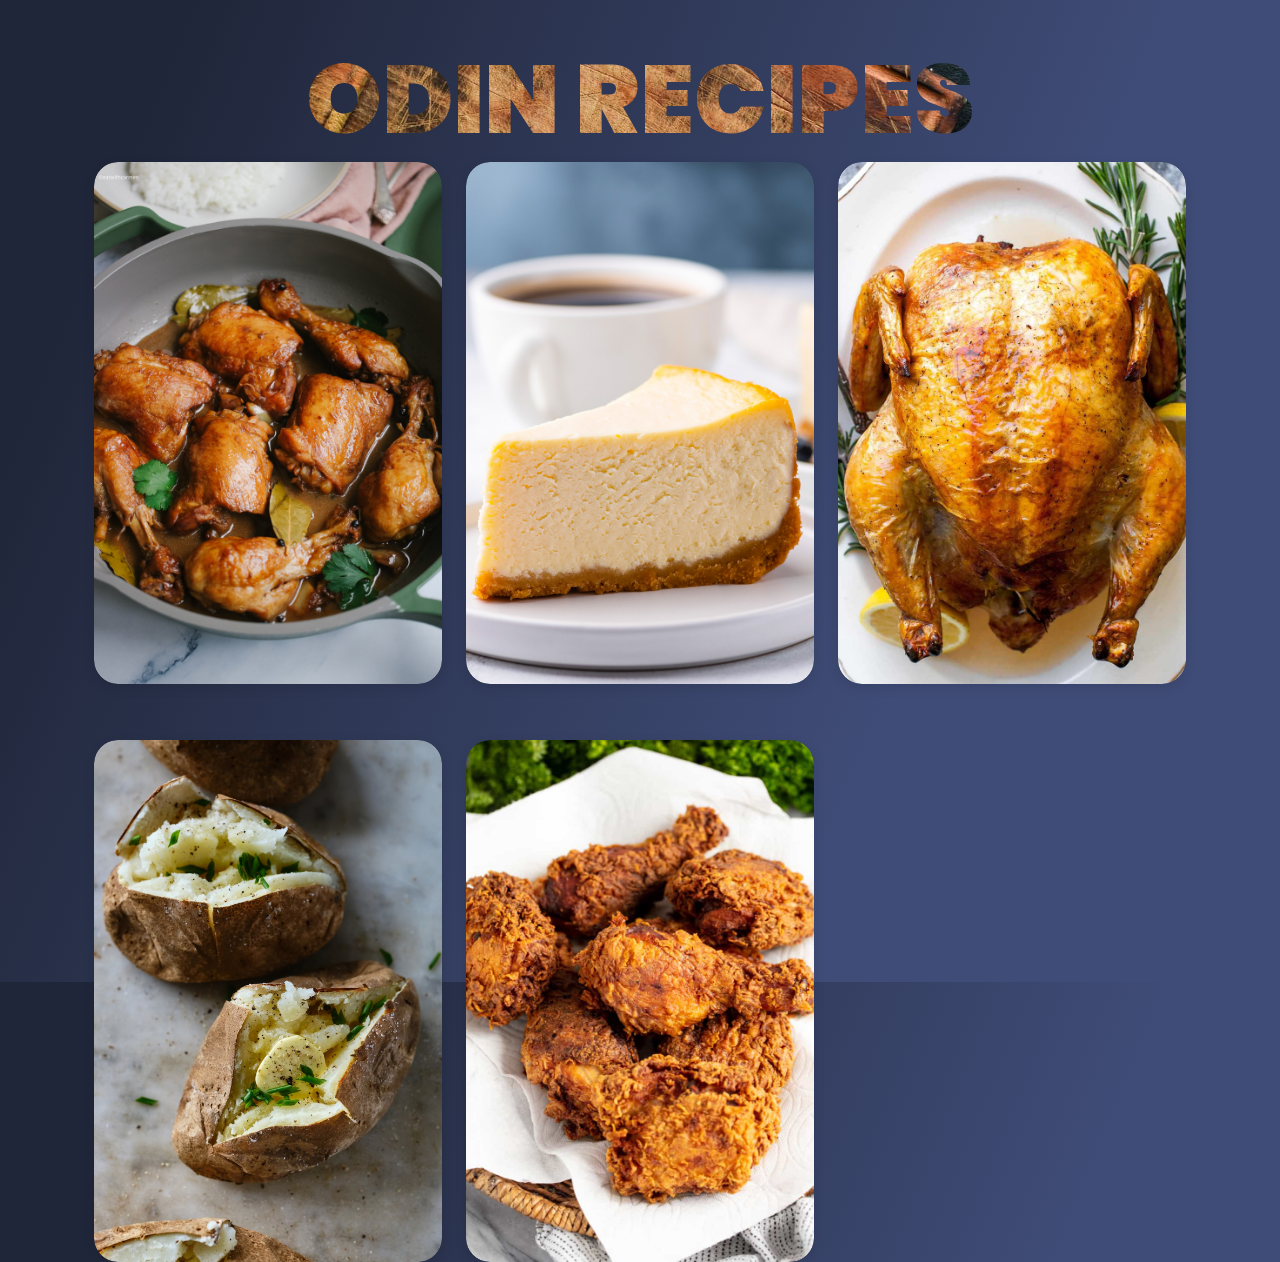
<file: index.html>
<!DOCTYPE html>
<html lang="en">
<head>
    <meta charset="UTF-8">
    <link rel="stylesheet" href="styles.css">
    <meta name="viewport" content="width=device-width, initial-scale=1.0">
    <title>Odin Recipe Book</title>
</head>
<body style="background: linear-gradient(112.1deg, rgb(32,38,57) 11.4%, rgb(63,76,119) 70.2%)">
    <div style="margin-bottom: 2rem;">
        <h1 class="h1bg">ODIN RECIPES</h1>
    </div>
    
    
    <div class="container">
        <div class="card__container">
            <article class="card__article">
                <img src="images/adobo.jpg" alt="adobo image" class="card__img">

                <div class="card__data">
                    <span class="card__description">Tasty chicken recipe with vinegar and a sweet tangy taste.</span>
                    <h2 class="card__title">Adobong Manok</h2>
                    <a href="./recipes/adobo.html" class="card__button">Read More</a>
                </div>
            </article>
            <article class="card__article">
                <img src="images/cheesecaketry.jpg" alt="cheesecake image" class="card__img">

                <div class="card__data">
                    <span class="card__description">A rich, creamy cheesecake with a dense texture.</span>
                    <h2 class="card__title">Cheesecake</h2>
                    <a href="./recipes/cheesecake.html" class="card__button">Read More</a>
                </div>
            </article>
            <article class="card__article">
                <img src="images/roastedchickencropped.jpg" alt="roasted chicken image" class="card__img">

                <div class="card__data">
                    <span class="card__description">Roasted chicken in the oven with a smokey finish.</span>
                    <h2 class="card__title">Roasted Chicken</h2>
                    <a href="./recipes/roastedchicken.html" class="card__button">Read More</a>
                </div>
            </article>
            <article class="card__article">
                <img src="images/spudcropped.jpg" alt="roasted chicken image" class="card__img">

                <div class="card__data">
                    <span class="card__description">Cheesy filled potatoes with salt and pepper</span>
                    <h2 class="card__title">Cheesy Potatoes</h2>
                    <a href="./recipes/spud.html" class="card__button">Read More</a>
                </div>
            </article>
            <article class="card__article">
                <img src="images/friedchicken.jpg" alt="fried chicken image" class="card__img">

                <div class="card__data">
                    <span class="card__description">Juicy, crispy, fried chicken made with love.</span>
                    <h2 class="card__title">Fried Chicken</h2>
                    <a href="./recipes/friedchicken.html" class="card__button">Read More</a>
                </div>
            </article>
        </div>
    </div>
    
    
    
</body>
</html>
</file>
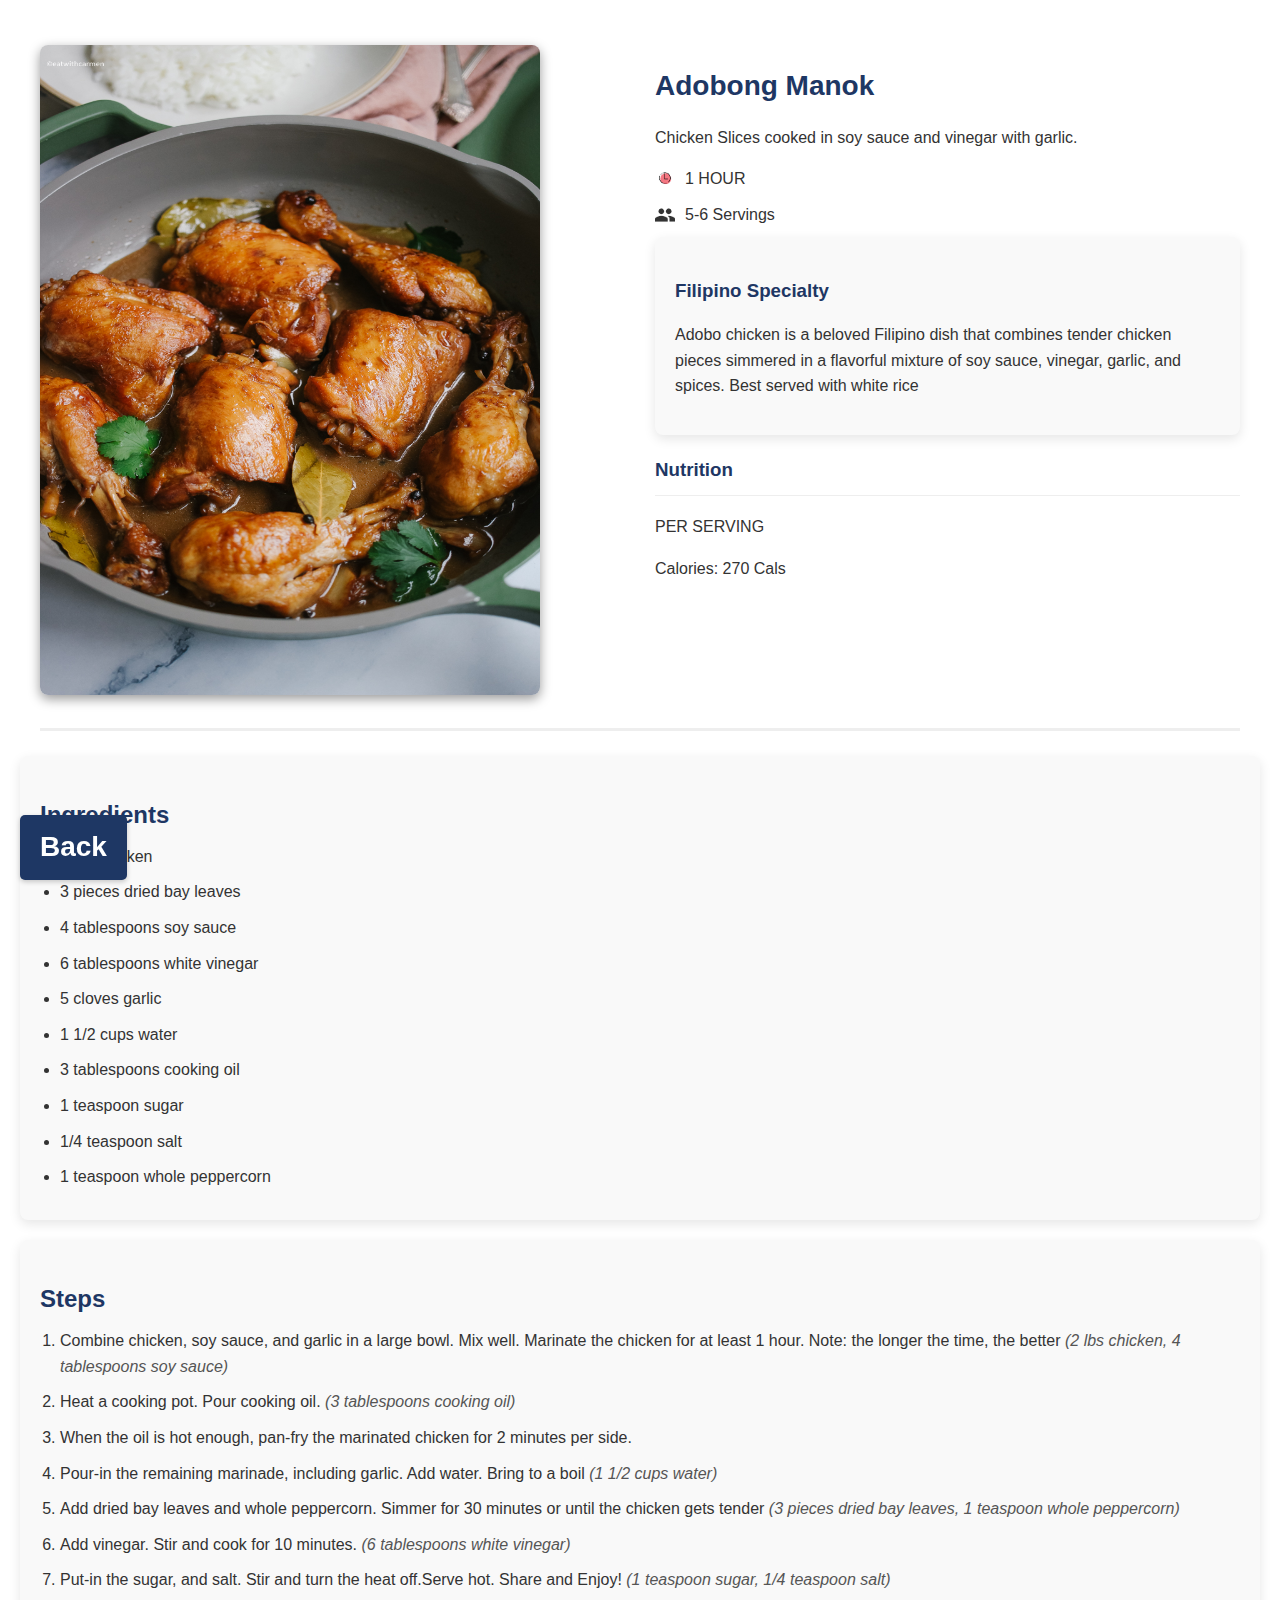
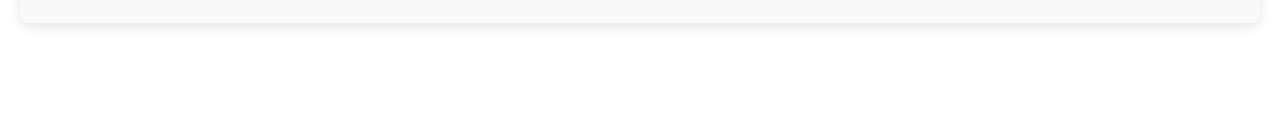
<file: recipes/adobo.html>
<!DOCTYPE html>
<html lang="en">
<head>
    <meta charset="UTF-8">
    <meta name="viewport" content="width=device-width, initial-scale=1.0">
    <link rel="stylesheet" href="../recipestyles.css">
    <title>Adobong Manok Recipe</title>
</head>
<body>
    <div class="container" style="    border-bottom: 3px solid #eee; margin-bottom: 25px; margin-top: 25px; padding-bottom: 25px;">
        <div class="recipe-image-container">
            <img src="../images/adobo.jpg" alt="A picture of an adobo chicken" height="650" width="400" class="recipe-image">
        </div>
        <div class="recipe-details">
            <h1>Adobong Manok <a href="../index.html" class="go-back-button">Back</a></h1>
            
            <p>Chicken Slices cooked in soy sauce and vinegar with garlic.</p>
            <div class="recipe-meta">
                <div class="image-span-container">
                    <img src="../images/clock.jpg" alt="clock icon" class="small-icon">
                    <span>1 HOUR</span>
                </div>
                <div class="image-span-container">
                    <img src="../images/people.png" alt="serving size icon" class="small-icon">
                    <span>5-6 Servings</span>
                </div>      
            </div>
            <div class="container-header">
                <h3>Filipino Specialty</h3>
                <p>Adobo chicken is a beloved Filipino dish that combines tender chicken pieces simmered in a flavorful mixture of soy sauce, vinegar, garlic, and spices. Best served with white rice</p>
            </div>
            <div class="nutrition">
                <h3>Nutrition</h3>
                <p>PER SERVING</p>
                <p>Calories: 270 Cals</p>
            </div>
        </div>
    </div>

    <div class="container-bottom">
    <div class="ingredient-header">
        <h2>Ingredients</h2>
        <ul>
            <li>2 lbs chicken</li>
            <li>3 pieces dried bay leaves</li>    
            <li>4 tablespoons soy sauce</li>    
            <li>6 tablespoons white vinegar</li>    
            <li>5 cloves garlic</li>    
            <li>1 1/2 cups water</li>    
            <li>3 tablespoons cooking oil</li>    
            <li>1 teaspoon sugar</li>    
            <li>1/4 teaspoon salt</li>    
            <li>1 teaspoon whole peppercorn</li>    
        </ul>
    </div>    
    <div class="ingredient-header">
        <h2>Steps</h2>
        <ol>
            <li>Combine chicken, soy sauce, and garlic in a large bowl. Mix well. Marinate the chicken for at least 1 hour. Note: the longer the time, the better
                <em>(2 lbs chicken, 4 tablespoons soy sauce)</em></li>
            <li>Heat a cooking pot. Pour cooking oil.
                <em>(3 tablespoons cooking oil)</em></li>
            <li>When the oil is hot enough, pan-fry the marinated chicken for 2 minutes per side.</li>
            <li>Pour-in the remaining marinade, including garlic. Add water. Bring to a boil
                <em>(1 1/2 cups water)</em></li>
            <li>Add dried bay leaves and whole peppercorn. Simmer for 30 minutes or until the chicken gets tender
                <em>(3 pieces dried bay leaves, 1 teaspoon whole peppercorn)</em></li>
            <li>Add vinegar. Stir and cook for 10 minutes.
                <em>(6 tablespoons white vinegar)</em></li>
            <li>Put-in the sugar, and salt. Stir and turn the heat off.Serve hot. Share and Enjoy!
                <em>(1 teaspoon sugar, 1/4 teaspoon salt)</em></li>
        </ol>
    </div>
    </div>
</body>
</html>
</file>
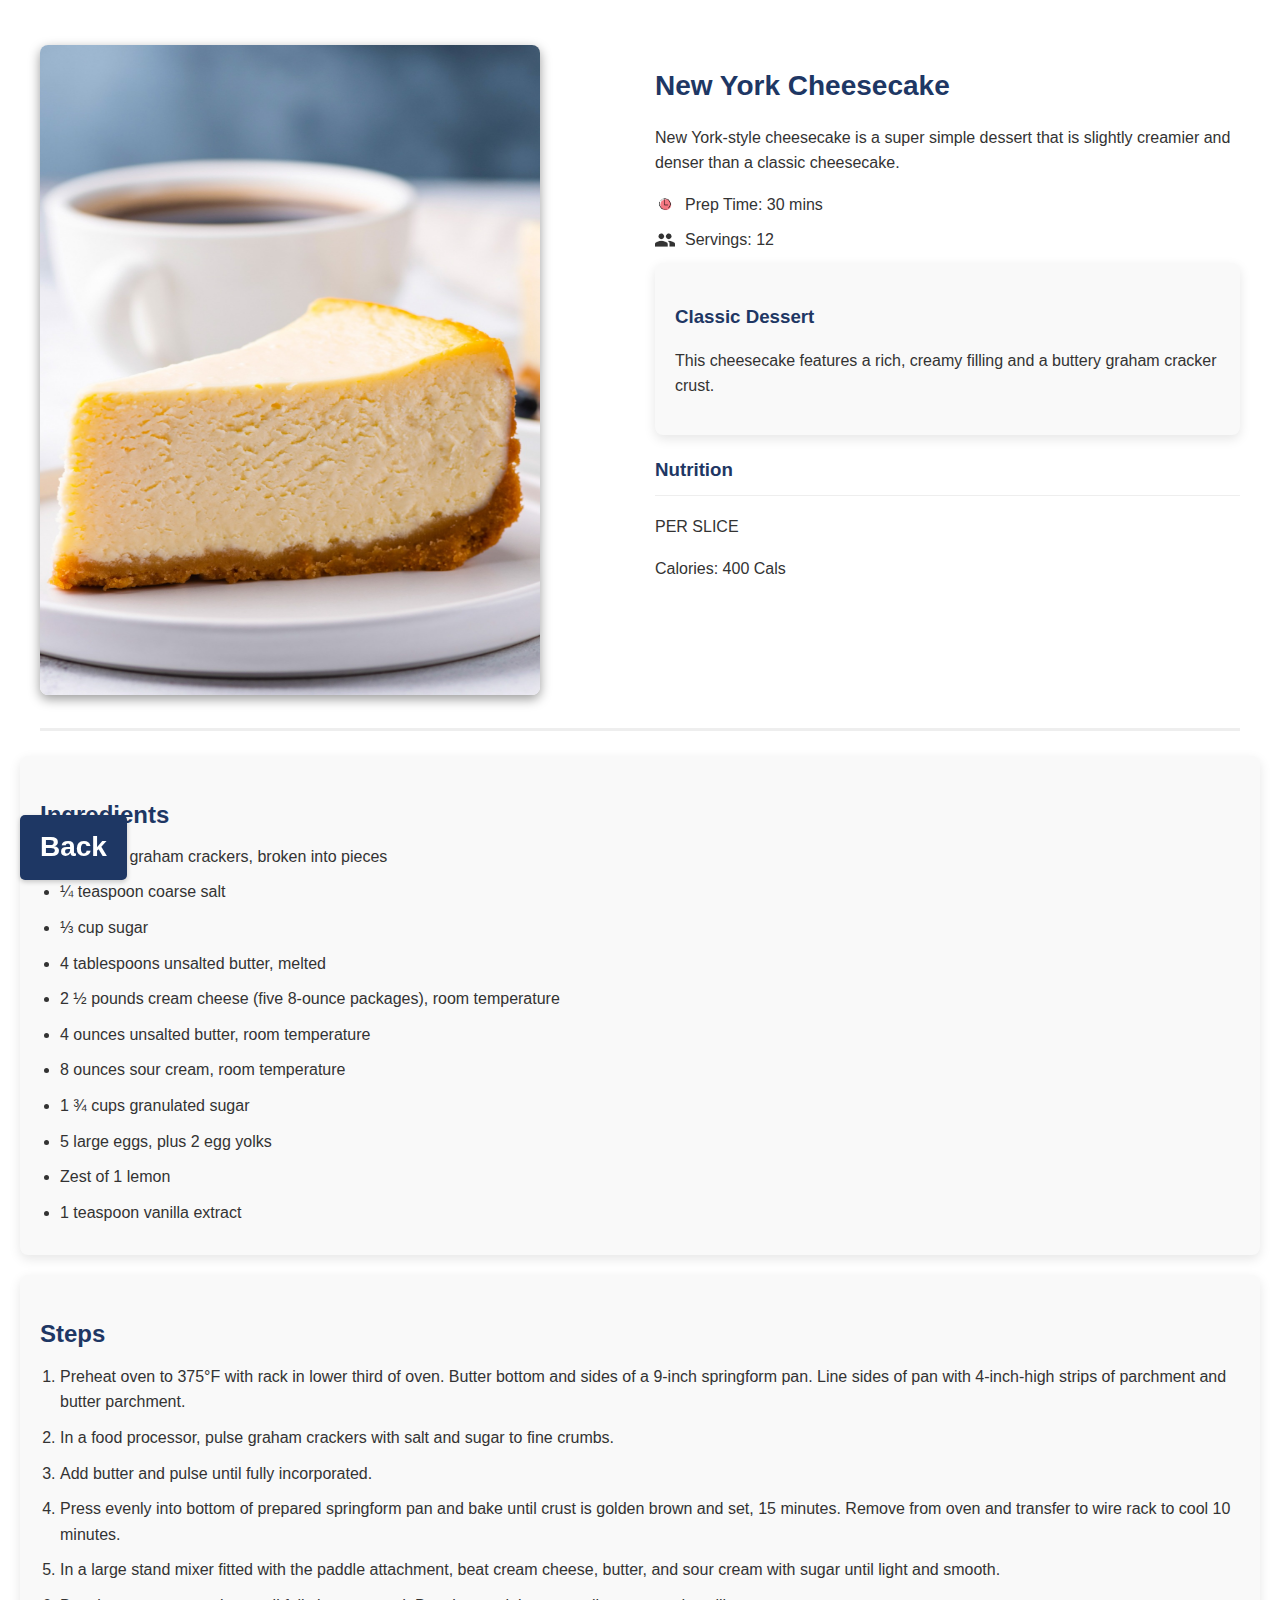
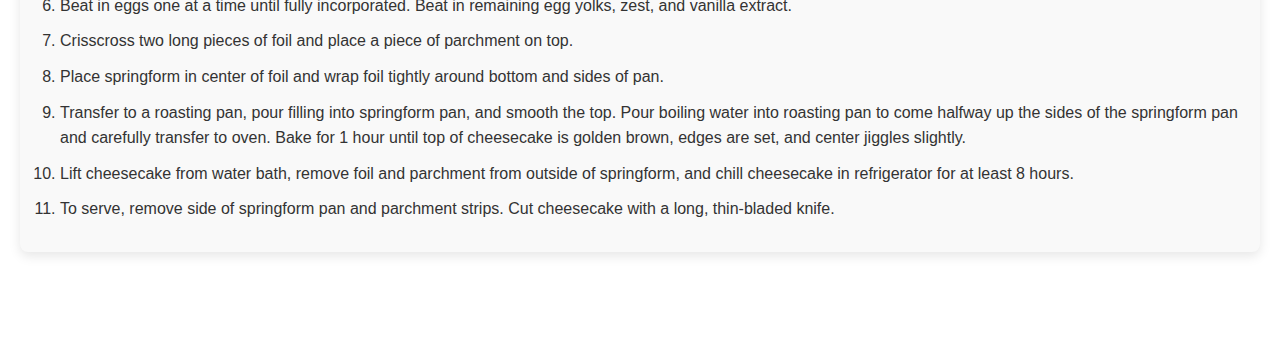
<file: recipes/cheesecake.html>
<!DOCTYPE html>
<html lang="en">
<head>
    <meta charset="UTF-8">
    <meta name="viewport" content="width=device-width, initial-scale=1.0">
    <link rel="stylesheet" href="../recipestyles.css">
    <title>New York Cheesecake Recipe</title>
</head>
<body>
    <div class="container" style="border-bottom: 3px solid #eee; margin-bottom: 25px; margin-top: 25px; padding-bottom: 25px;">
        <div class="recipe-image-container">
            <img src="../images/cheesecaketry.jpg" alt="An image of a New York style cheesecake" height="650" width="400" class="recipe-image">
        </div>
        <div class="recipe-details">
            <h1>New York Cheesecake <a href="../index.html" class="go-back-button">Back</a></h1>
            <p>New York-style cheesecake is a super simple dessert that is slightly creamier and denser than a classic cheesecake.</p>
            <div class="recipe-meta">
                <div class="image-span-container">
                    <img src="../images/clock.jpg" alt="clock icon" class="small-icon">
                    <span>Prep Time: 30 mins</span>
                </div>
                <div class="image-span-container">
                    <img src="../images/people.png" alt="serving size icon" class="small-icon">
                    <span>Servings: 12</span>
                </div>      
            </div>
            <div class="container-header">
                <h3>Classic Dessert</h3>
                <p>This cheesecake features a rich, creamy filling and a buttery graham cracker crust.</p>
            </div>
            <div class="nutrition">
                <h3>Nutrition</h3>
                <p>PER SLICE</p>
                <p>Calories: 400 Cals</p>
            </div>
        </div>
    </div>

    <div class="container-bottom">
        <div class="ingredient-header">
            <h2>Ingredients</h2>
            <ul>
                <li>4 ounces graham crackers, broken into pieces</li>
                <li>¼ teaspoon coarse salt</li>
                <li>⅓ cup sugar</li>
                <li>4 tablespoons unsalted butter, melted</li>
                <li>2 ½ pounds cream cheese (five 8-ounce packages), room temperature</li>
                <li>4 ounces unsalted butter, room temperature</li>
                <li>8 ounces sour cream, room temperature</li>
                <li>1 ¾ cups granulated sugar</li>
                <li>5 large eggs, plus 2 egg yolks</li>
                <li>Zest of 1 lemon</li>
                <li>1 teaspoon vanilla extract</li>
            </ul>
        </div>
        
        <div class="ingredient-header">
            <h2>Steps</h2>
            <ol>
                <li>Preheat oven to 375°F with rack in lower third of oven. Butter bottom and sides of a 9-inch springform pan. Line sides of pan with 4-inch-high strips of parchment and butter parchment.</li>
                <li>In a food processor, pulse graham crackers with salt and sugar to fine crumbs.</li>
                <li>Add butter and pulse until fully incorporated.</li>
                <li>Press evenly into bottom of prepared springform pan and bake until crust is golden brown and set, 15 minutes. Remove from oven and transfer to wire rack to cool 10 minutes.</li>
                <li>In a large stand mixer fitted with the paddle attachment, beat cream cheese, butter, and sour cream with sugar until light and smooth.</li>
                <li>Beat in eggs one at a time until fully incorporated. Beat in remaining egg yolks, zest, and vanilla extract.</li>
                <li>Crisscross two long pieces of foil and place a piece of parchment on top.</li>
                <li>Place springform in center of foil and wrap foil tightly around bottom and sides of pan.</li>
                <li>Transfer to a roasting pan, pour filling into springform pan, and smooth the top. Pour boiling water into roasting pan to come halfway up the sides of the springform pan and carefully transfer to oven. Bake for 1 hour until top of cheesecake is golden brown, edges are set, and center jiggles slightly.</li>
                <li>Lift cheesecake from water bath, remove foil and parchment from outside of springform, and chill cheesecake in refrigerator for at least 8 hours.</li>
                <li>To serve, remove side of springform pan and parchment strips. Cut cheesecake with a long, thin-bladed knife.</li>
            </ol>
        </div>
    </div>
</body>
</html>
</file>
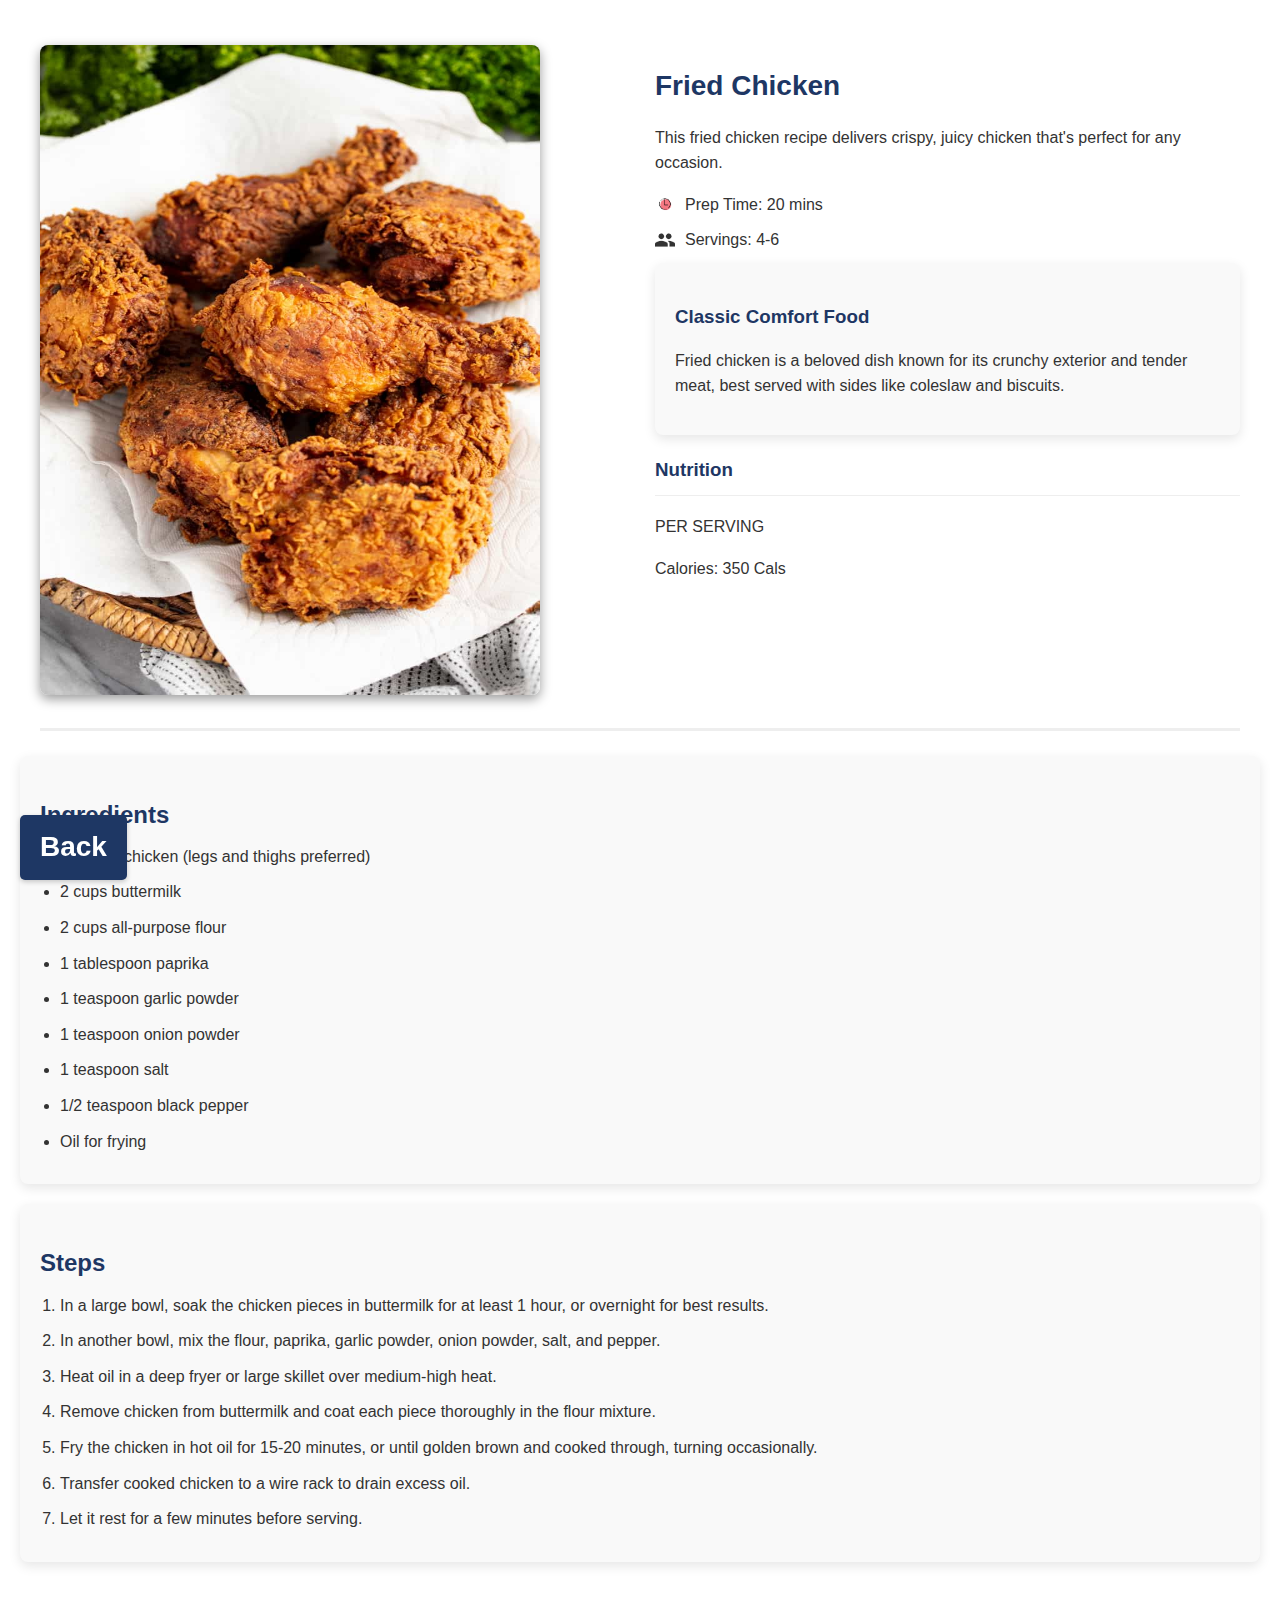
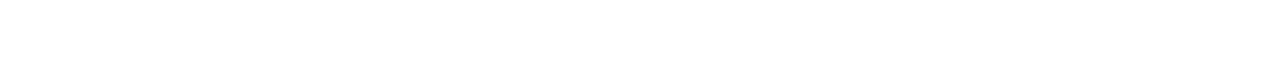
<file: recipes/friedchicken.html>
<!DOCTYPE html>
<html lang="en">
<head>
    <meta charset="UTF-8">
    <meta name="viewport" content="width=device-width, initial-scale=1.0">
    <link rel="stylesheet" href="../recipestyles.css">
    <title>Fried Chicken Recipe</title>
</head>
<body>
    <div class="container" style="border-bottom: 3px solid #eee; margin-bottom: 25px; margin-top: 25px; padding-bottom: 25px;">
        <div class="recipe-image-container">
            <img src="../images/friedchicken.jpg" alt="An image of fried chicken" height="650" width="400" class="recipe-image">
        </div>
        <div class="recipe-details">
            <h1>Fried Chicken <a href="../index.html" class="go-back-button">Back</a></h1>
            <p>This fried chicken recipe delivers crispy, juicy chicken that's perfect for any occasion.</p>
            <div class="recipe-meta">
                <div class="image-span-container">
                    <img src="../images/clock.jpg" alt="clock icon" class="small-icon">
                    <span>Prep Time: 20 mins</span>
                </div>
                <div class="image-span-container">
                    <img src="../images/people.png" alt="serving size icon" class="small-icon">
                    <span>Servings: 4-6</span>
                </div>      
            </div>
            <div class="container-header">
                <h3>Classic Comfort Food</h3>
                <p>Fried chicken is a beloved dish known for its crunchy exterior and tender meat, best served with sides like coleslaw and biscuits.</p>
            </div>
            <div class="nutrition">
                <h3>Nutrition</h3>
                <p>PER SERVING</p>
                <p>Calories: 350 Cals</p>
            </div>
        </div>
    </div>

    <div class="container-bottom">
        <div class="ingredient-header">
            <h2>Ingredients</h2>
            <ul>
                <li>4 pieces chicken (legs and thighs preferred)</li>
                <li>2 cups buttermilk</li>
                <li>2 cups all-purpose flour</li>
                <li>1 tablespoon paprika</li>
                <li>1 teaspoon garlic powder</li>
                <li>1 teaspoon onion powder</li>
                <li>1 teaspoon salt</li>
                <li>1/2 teaspoon black pepper</li>
                <li>Oil for frying</li>
            </ul>
        </div>
        
        <div class="ingredient-header">
            <h2>Steps</h2>
            <ol>
                <li>In a large bowl, soak the chicken pieces in buttermilk for at least 1 hour, or overnight for best results.</li>
                <li>In another bowl, mix the flour, paprika, garlic powder, onion powder, salt, and pepper.</li>
                <li>Heat oil in a deep fryer or large skillet over medium-high heat.</li>
                <li>Remove chicken from buttermilk and coat each piece thoroughly in the flour mixture.</li>
                <li>Fry the chicken in hot oil for 15-20 minutes, or until golden brown and cooked through, turning occasionally.</li>
                <li>Transfer cooked chicken to a wire rack to drain excess oil.</li>
                <li>Let it rest for a few minutes before serving.</li>
            </ol>
        </div>
    </div>
</body>
</html>
</file>
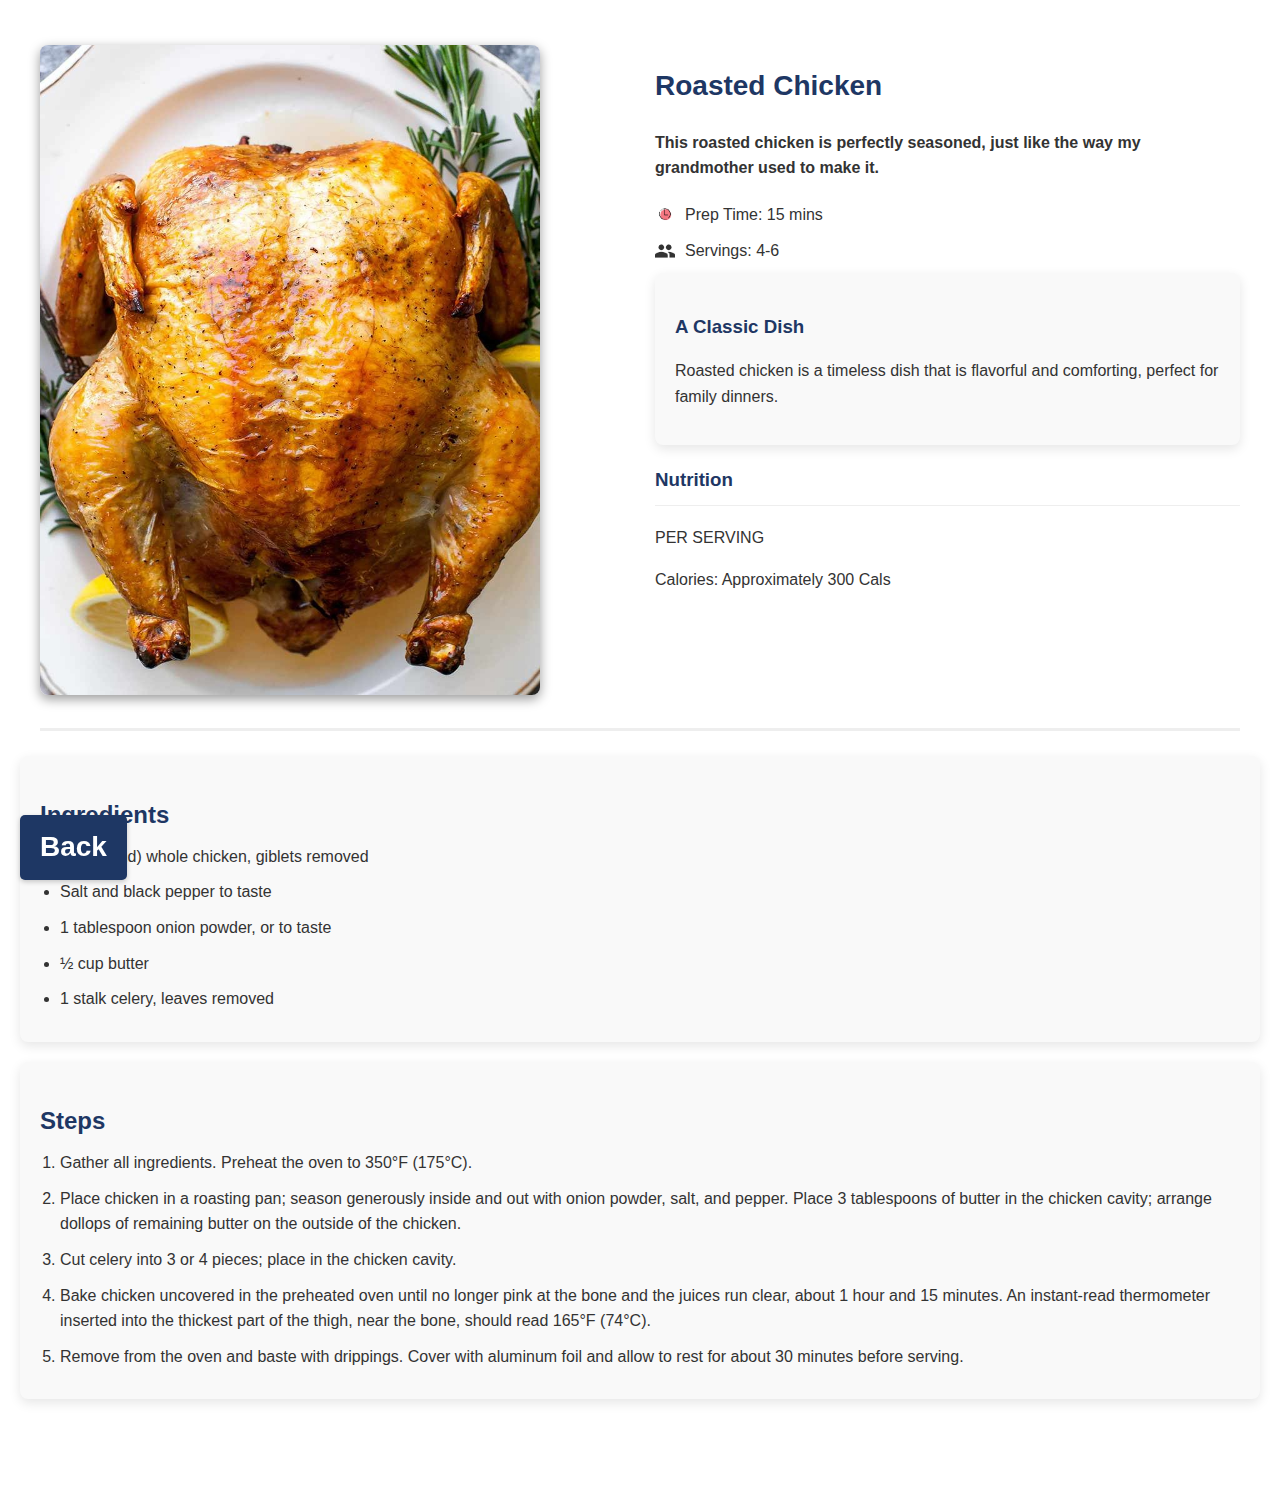
<file: recipes/roastedchicken.html>
<!DOCTYPE html>
<html lang="en">
<head>
    <meta charset="UTF-8">
    <meta name="viewport" content="width=device-width, initial-scale=1.0">
    <link rel="stylesheet" href="../recipestyles.css">
    <title>Roasted Chicken Recipe</title>
</head>
<body>
    <div class="container" style="border-bottom: 3px solid #eee; margin-bottom: 25px; margin-top: 25px; padding-bottom: 25px;">
        <div class="recipe-image-container">
            <img src="../images/roastedchickencropped.jpg" alt="A picture of a roasted chicken" height="650" width="400" class="recipe-image">
        </div>
        <div class="recipe-details">
            <h1>Roasted Chicken <a href="../index.html" class="go-back-button">Back</a></h1>
            <h4>This roasted chicken is perfectly seasoned, just like the way my grandmother used to make it.</h4>
            <div class="recipe-meta">
                <div class="image-span-container">
                    <img src="../images/clock.jpg" alt="clock icon" class="small-icon">
                    <span>Prep Time: 15 mins</span>
                </div>
                <div class="image-span-container">
                    <img src="../images/people.png" alt="serving size icon" class="small-icon">
                    <span>Servings: 4-6</span>
                </div>      
            </div>
            <div class="container-header">
                <h3>A Classic Dish</h3>
                <p>Roasted chicken is a timeless dish that is flavorful and comforting, perfect for family dinners.</p>
            </div>
            <div class="nutrition">
                <h3>Nutrition</h3>
                <p>PER SERVING</p>
                <p>Calories: Approximately 300 Cals</p>
            </div>
        </div>
    </div>

    <div class="container-bottom">
        <div class="ingredient-header">
            <h2>Ingredients</h2>
            <ul>
                <li>1 (3 pound) whole chicken, giblets removed</li>
                <li>Salt and black pepper to taste</li>
                <li>1 tablespoon onion powder, or to taste</li>
                <li>½ cup butter</li>
                <li>1 stalk celery, leaves removed</li>
            </ul>
        </div>

        <div class="ingredient-header">
            <h2>Steps</h2>
            <ol>
                <li>Gather all ingredients. Preheat the oven to 350°F (175°C).</li>
                <li>Place chicken in a roasting pan; season generously inside and out with onion powder, salt, and pepper. Place 3 tablespoons of butter in the chicken cavity; arrange dollops of remaining butter on the outside of the chicken.</li>
                <li>Cut celery into 3 or 4 pieces; place in the chicken cavity.</li>
                <li>Bake chicken uncovered in the preheated oven until no longer pink at the bone and the juices run clear, about 1 hour and 15 minutes. An instant-read thermometer inserted into the thickest part of the thigh, near the bone, should read 165°F (74°C).</li>
                <li>Remove from the oven and baste with drippings. Cover with aluminum foil and allow to rest for about 30 minutes before serving.</li>
            </ol>
        </div>
    </div>
</body>
</html>
</file>
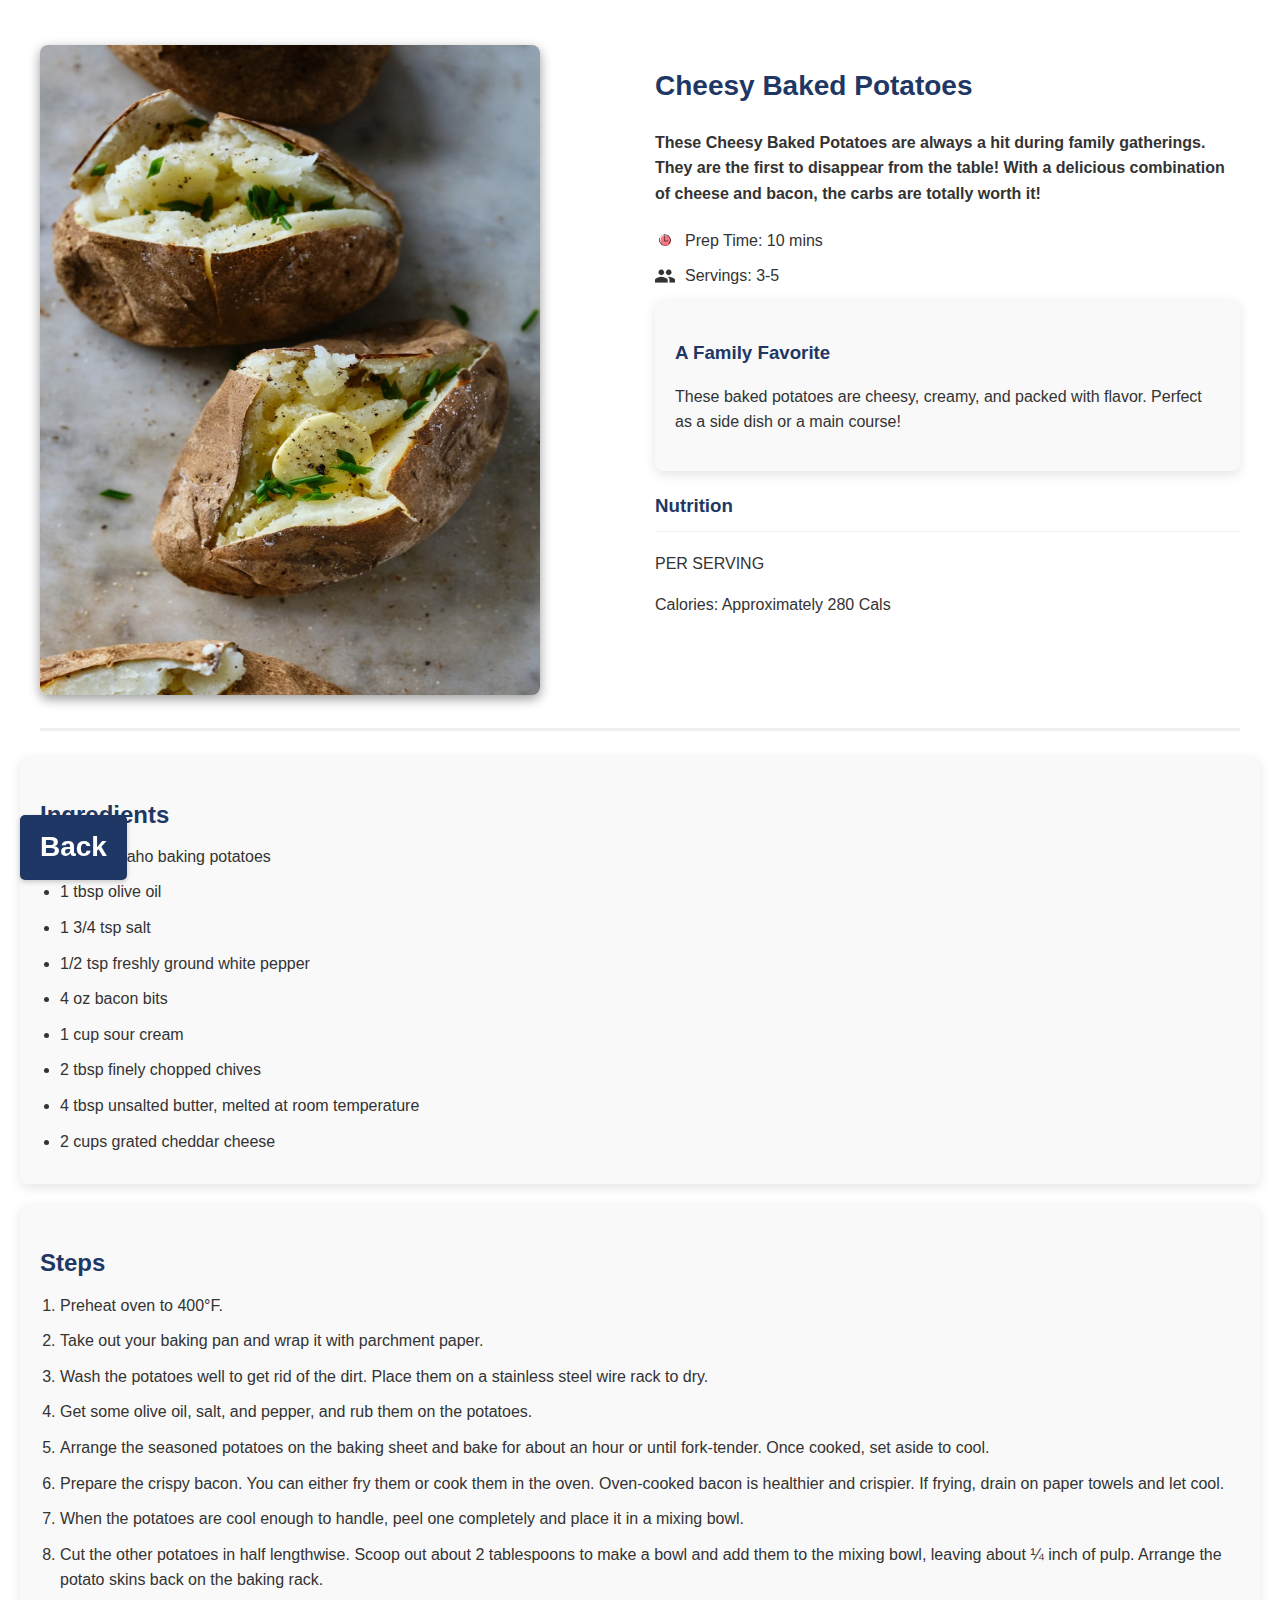
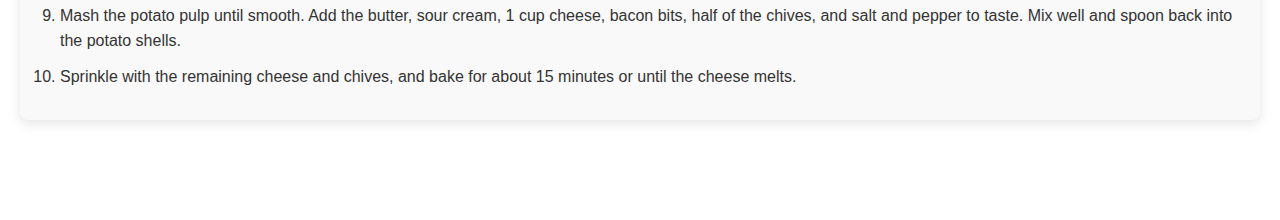
<file: recipes/spud.html>
<!DOCTYPE html>
<html lang="en">
<head>
    <meta charset="UTF-8">
    <meta name="viewport" content="width=device-width, initial-scale=1.0">
    <link rel="stylesheet" href="../recipestyles.css">
    <title>Cheesy Baked Potatoes Recipe</title>
</head>
<body>
    <div class="container" style="border-bottom: 3px solid #eee; margin-bottom: 25px; margin-top: 25px; padding-bottom: 25px;">
        <div class="recipe-image-container">
            <img src="../images/spudcropped.jpg" alt="An image of a cheesy baked potato" width="500" height="400" class="recipe-image">
        </div>
        <div class="recipe-details">
            <h1>Cheesy Baked Potatoes <a href="../index.html" class="go-back-button">Back</a></h1>
            <h4>These Cheesy Baked Potatoes are always a hit during family gatherings. They are the first to disappear from the table! With a delicious combination of cheese and bacon, the carbs are totally worth it!</h4>
            <div class="recipe-meta">
                <div class="image-span-container">
                    <img src="../images/clock.jpg" alt="clock icon" class="small-icon">
                    <span>Prep Time: 10 mins</span>
                </div>
                <div class="image-span-container">
                    <img src="../images/people.png" alt="serving size icon" class="small-icon">
                    <span>Servings: 3-5</span>
                </div>      
            </div>
            <div class="container-header">
                <h3>A Family Favorite</h3>
                <p>These baked potatoes are cheesy, creamy, and packed with flavor. Perfect as a side dish or a main course!</p>
            </div>
            <div class="nutrition">
                <h3>Nutrition</h3>
                <p>PER SERVING</p>
                <p>Calories: Approximately 280 Cals</p>
            </div>
        </div>
    </div>

    <div class="container-bottom">
        <div class="ingredient-header">
            <h2>Ingredients</h2>
            <ul>
                <li>5 large Idaho baking potatoes</li>
                <li>1 tbsp olive oil</li>
                <li>1 3/4 tsp salt</li>
                <li>1/2 tsp freshly ground white pepper</li>
                <li>4 oz bacon bits</li>
                <li>1 cup sour cream</li>
                <li>2 tbsp finely chopped chives</li>
                <li>4 tbsp unsalted butter, melted at room temperature</li>
                <li>2 cups grated cheddar cheese</li>
            </ul>
        </div>

        <div class="ingredient-header">
            <h2>Steps</h2>
            <ol>
                <li>Preheat oven to 400°F.</li>
                <li>Take out your baking pan and wrap it with parchment paper.</li>
                <li>Wash the potatoes well to get rid of the dirt. Place them on a stainless steel wire rack to dry.</li>
                <li>Get some olive oil, salt, and pepper, and rub them on the potatoes.</li>
                <li>Arrange the seasoned potatoes on the baking sheet and bake for about an hour or until fork-tender. Once cooked, set aside to cool.</li>
                <li>Prepare the crispy bacon. You can either fry them or cook them in the oven. Oven-cooked bacon is healthier and crispier. If frying, drain on paper towels and let cool.</li>
                <li>When the potatoes are cool enough to handle, peel one completely and place it in a mixing bowl.</li>
                <li>Cut the other potatoes in half lengthwise. Scoop out about 2 tablespoons to make a bowl and add them to the mixing bowl, leaving about ¼ inch of pulp. Arrange the potato skins back on the baking rack.</li>
                <li>Mash the potato pulp until smooth. Add the butter, sour cream, 1 cup cheese, bacon bits, half of the chives, and salt and pepper to taste. Mix well and spoon back into the potato shells.</li>
                <li>Sprinkle with the remaining cheese and chives, and bake for about 15 minutes or until the cheese melts.</li>
            </ol>
        </div>
    </div>
</body>
</html>
</file>
<file: styles.css>
@import url("https://fonts.googleapis.com/css2?family=Poppins:wght@400;500&display=swap");

:root {
    --first-color: hsl(82, 60%, 28%);
    --title-color: hsl(0, 0%, 15%);
    --text-color: hsl(0, 0%, 35%);
    --body-color: hsl(0, 0%, 95%);
    --container-color: hsl(0, 0%, 100%);
  
    --body-font: "Poppins", sans-serif;
    --h2-font-size: 1.25rem;
    --small-font-size: .813rem;
  }

@media screen and (min-width: 1120px){
    :root {
        --h2-font-size: 1.5rem;
        --small-font-size: .875rem;
    }
}

*{
    box-sizing: border-box;
    padding: 0;
    margin: 0;
}


.h1bg {
    display: block;
    width: 100%;
    height: 200px; /* Set height as needed */
    font-size: 6rem; /* Adjust font size as needed */
    font-weight: 900; /* Make it bold if desired */
    background-image: url('./images/foodtable.jpg');
    background-size: cover;
    background-position: center;
    -webkit-background-clip: text; /* For WebKit browsers */
    background-clip: text;
    color: transparent; /* Make the text color transparent */
    text-align: center; /* Center the text */
    line-height: 200px; /* Center text vertically */
}


body{
    font-family: var(--body-font);
    background-color: var(--body-color);
    color: var(--text-color);
}
img{
    display: block;
    max-width: 100%;
    height: auto;
}

.container{
    display: grid;
    place-items: center;
    margin-inline: 1.5rem;
    margin-top: -150px;
    padding-block: 5rem;
}

.card__container {
    display: grid;
    grid-template-columns: repeat(auto-fill, minmax(200px, 1fr)); /* Change 200px to your desired minimum width */
    gap: 1.5rem; /* Space between items */
    row-gap: 3.5rem; /* Space between rows */
}

.card__article {
    position: relative;
    overflow: hidden;
    box-shadow: 0 4px 12px hsla(0, 0%, 0%, 0.1);
    border-radius: 1.5rem; /* Optional, for smooth corners */
    transition: box-shadow 0.3s ease, transform 0.3s ease; /* Smooth shadow and scale transition */


}

.card__img{
    width: 328px;
    border-radius: 1.5rem;
}

.card__data{
    width: 280px;
    background-color: var(--container-color);
    padding: 1.5rem 2rem;
    box-shadow: 0 8px 24px hsla(0, 0%, 0%, .15);
    border-radius: 1rem;
    position: absolute;
    bottom: -9rem;
    left: 0;
    right: 0;
    margin-inline: auto;
    opacity: 0;
    transition: opacity 1s 1s;
}

.card__description{
    display: block;
    font-size: var(--small-font-size);
    margin-bottom: .25rem;
}

.card__title{
    font-size: var(--h2-font-size);
    font-weight: 500;
    color: var(--title-color);
    margin-bottom: .75rem;
}

.card__button{
    text-decoration: none;
    font-size: var(--small-font-size);
    font-weight: 500;
    color: var(--first-color);
}

.card__button:hover{
    text-decoration: underline;;
}

.card__article:hover .card__data{
    box-shadow: 0 8px 24px hsla(0, 0%, 0%, 0.15);
    animation: show-data 1s forwards;
    opacity: 1;
    transition: opacity .3s;
}

.card__article:hover {
    animation: remove-overflow 2s forwards;
    box-shadow: 0 12px 24px hsla(0, 0%, 0%, 0.2); /* More pronounced shadow on hover */
    transform: translateY(-10px) scale(1.05); /* Slightly lift and enlarge the card */
}


.card__article:not(:hover){
    animation: show-overflow 2s forwards;
}

.card__article:not(:hover) .card__data{
    animation: remove-data 1s forwards;
}



@keyframes show-data{
    50%{
        transform: translateY(-10rem);
    }
    100%{
        transform: translateY(-7rem);
    }
}

@keyframes remove-overflow{
    to{
        overflow: initial;
    }
}

@keyframes remove-data{
    0%{
        transform: translateY(-7rem);
    }

    50%{
        transform: translateY(-10rem);
    }

    100%{
        transform: translateY(.5rem);
    }
}

@keyframes show-overflow{
    0%{
        overflow: initial;
        pointer-events: none;
    }
    50%{
        overflow: hidden;
    }

}


@media screen and (max-width: 348px){
    .container{
        margin-inline: 1rem;
    }

    .card__data{
        width: 250px;
        padding: 1rem;
    }
}

@media screen and (min-width: 768px){
    .card__container {
        grid-template-columns: repeat(2, 1fr);
        column-gap: 1.5rem;
    }
}

@media screen and (min-width: 1120px){
    .container{
        height: 100vh;
    }

    .card__container{
        grid-template-columns: repeat(3, 1fr);
    }
    .card__img{
        width: 348px;
    }
    .card__data{
        width: 316px;
        padding-inline: 2.5rem;
    }
}

@media screen and (min-width: 1920px){
    .container{
        height: 100vh;
    }

    .card__container{
        grid-template-columns: repeat(5, 1fr);
    }
    .card__img{
        width: 348px;
    }
    .card__data{
        width: 316px;
        padding-inline: 2.5rem;
    }
}
</file>
<file: recipestyles.css>
body {
    font-family: Arial, Helvetica, sans-serif;
    line-height: 1.6;
    color: #333;
    margin: 0;
    padding: 20px;   
    padding-bottom: 80px; 
}

.container {
    max-width: 1200px;
    margin: 0 auto;
    display: grid;
    grid-template-columns: 1fr 1fr;
    gap: 30px;
}

.small-icon {
    width: 20px;
    height: 20px;
    vertical-align: middle;
    margin-right: 10px;
}

span {
    display: block;
}

.recipe-image {
    width: 500px; /* Fixed width */
    height: 650px; /* Fixed height */
    border-radius: 8px;
    box-shadow: 0 4px 12px rgba(0, 0, 0, 0.4);
}


h1 {
    color: #1e3764;
    font-size: 28px;
    margin-bottom: 10px;
}

.image-span-container {
    display: flex;
    align-items: center;
    margin-bottom: 10px;
}

.recipe-meta {
    display: flex;
    flex-direction: column;
}

.container-header, .ingredient-header {
    background-color: #f9f9f9;
    padding: 20px;
    border-radius: 8px;
    margin-bottom: 20px;
    box-shadow: 0 4px 12px rgba(0, 0, 0, 0.1);
}
.ingredient-header{
    max-width: 1200px;
    margin-left: auto;
    margin-right: auto;
    
}


.container-header h3, .ingredient-header h2 {
    color: #1e3764;
    margin-bottom: 10px;
}

.nutrition h3 {
    color: #1e3764;
    border-bottom: 1px solid #eee;
    padding-bottom: 10px;
}

ul, ol {
    padding-left: 20px;
    margin: 0;
}

li {
    margin-bottom: 10px; /* Space between items */
}

ol li {
    list-style-type: decimal; /* Use decimal numbers */
}

em {
    font-style: italic;
    color: #555; /* Slightly lighter color for emphasis */
}
.go-back-button {
    position: fixed; 
    bottom: 20px; 
    left: 20px; 
    padding: 10px 20px;
    background-color: #1e3764; 
    color: white;
    text-decoration: none; 
    border-radius: 5px; 
    box-shadow: 0 2px 5px rgba(0, 0, 0, 0.2);
    transition: background-color 0.3s, transform 0.2s; 
    z-index: 1000; 
}

.go-back-button:hover {
    background-color: #154052; 
    transform: scale(1.05); 
}

.go-back-button:active {
    transform: scale(0.95); 
}



/* Additional styles for better responsiveness */
@media (max-width: 768px) {
    .container, .container-bottom {
        grid-template-columns: 1fr; /* Stack on smaller screens */
    }
}
</file>
